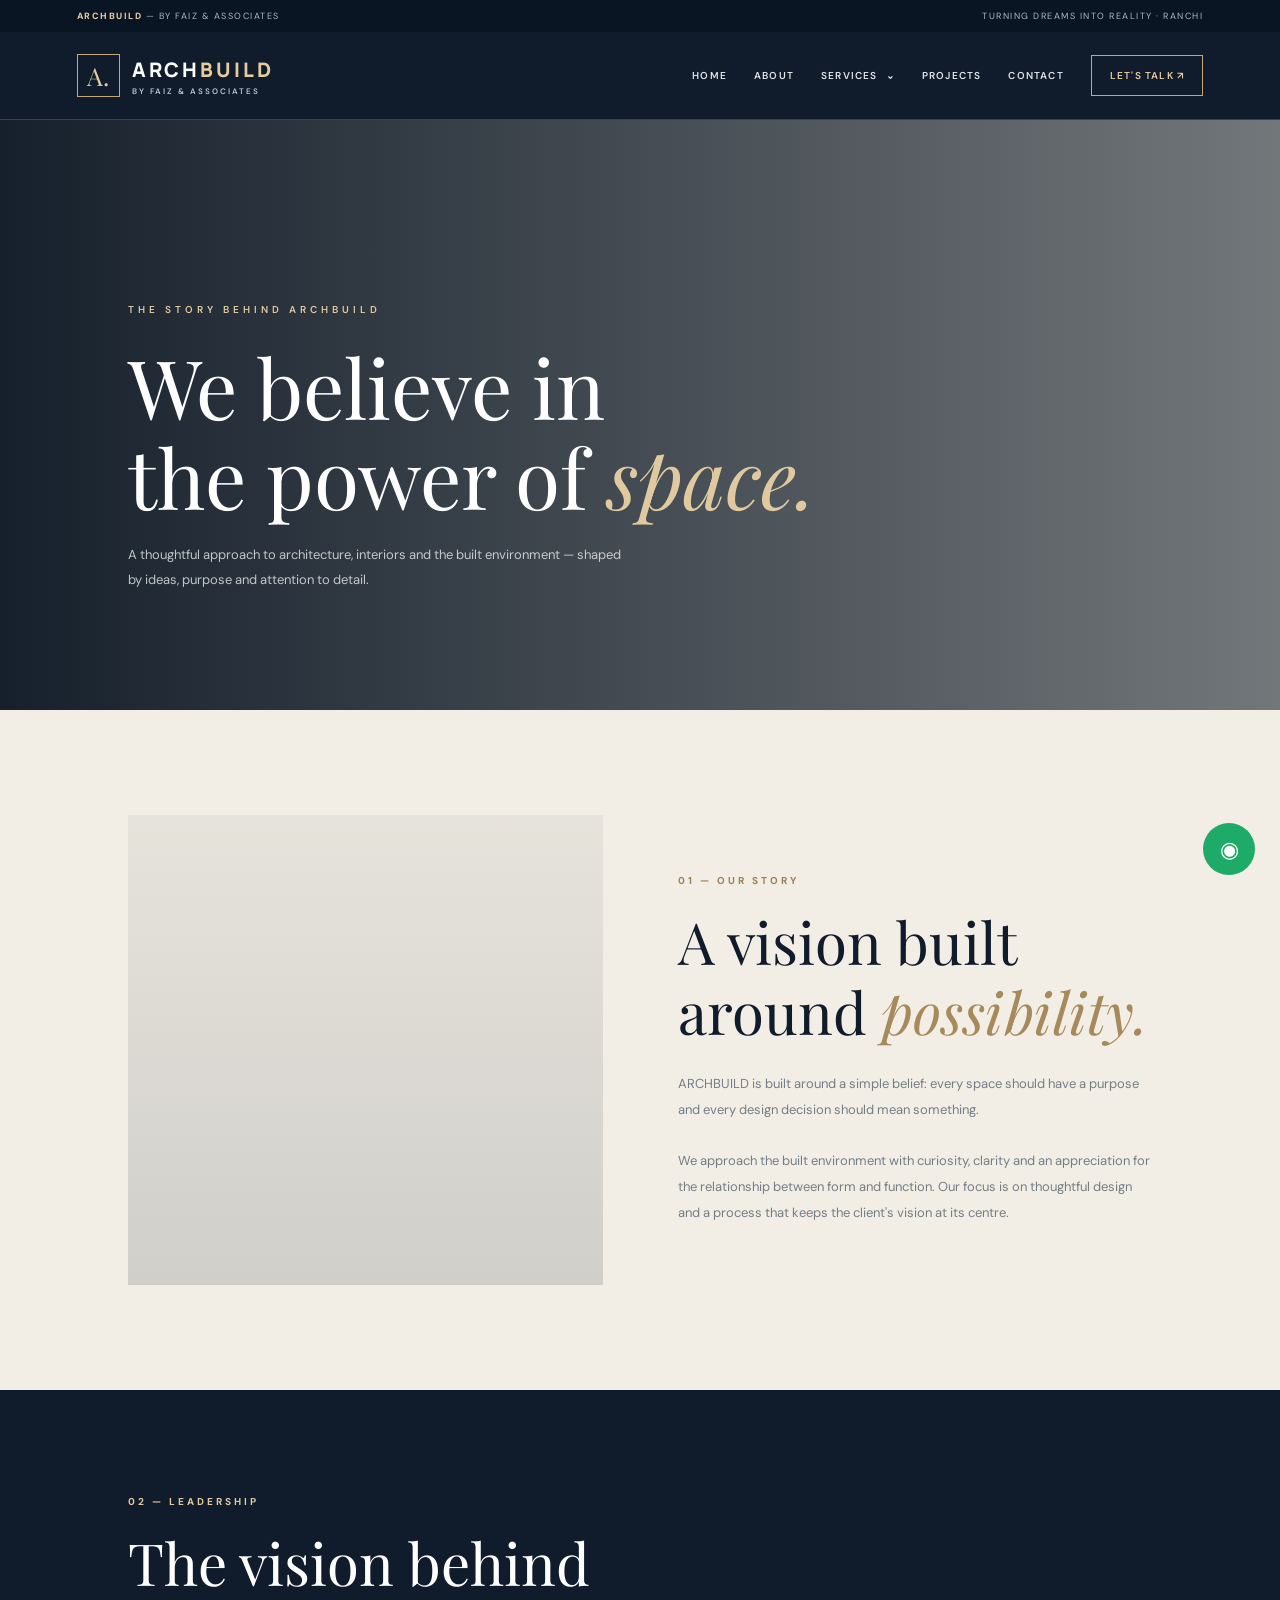
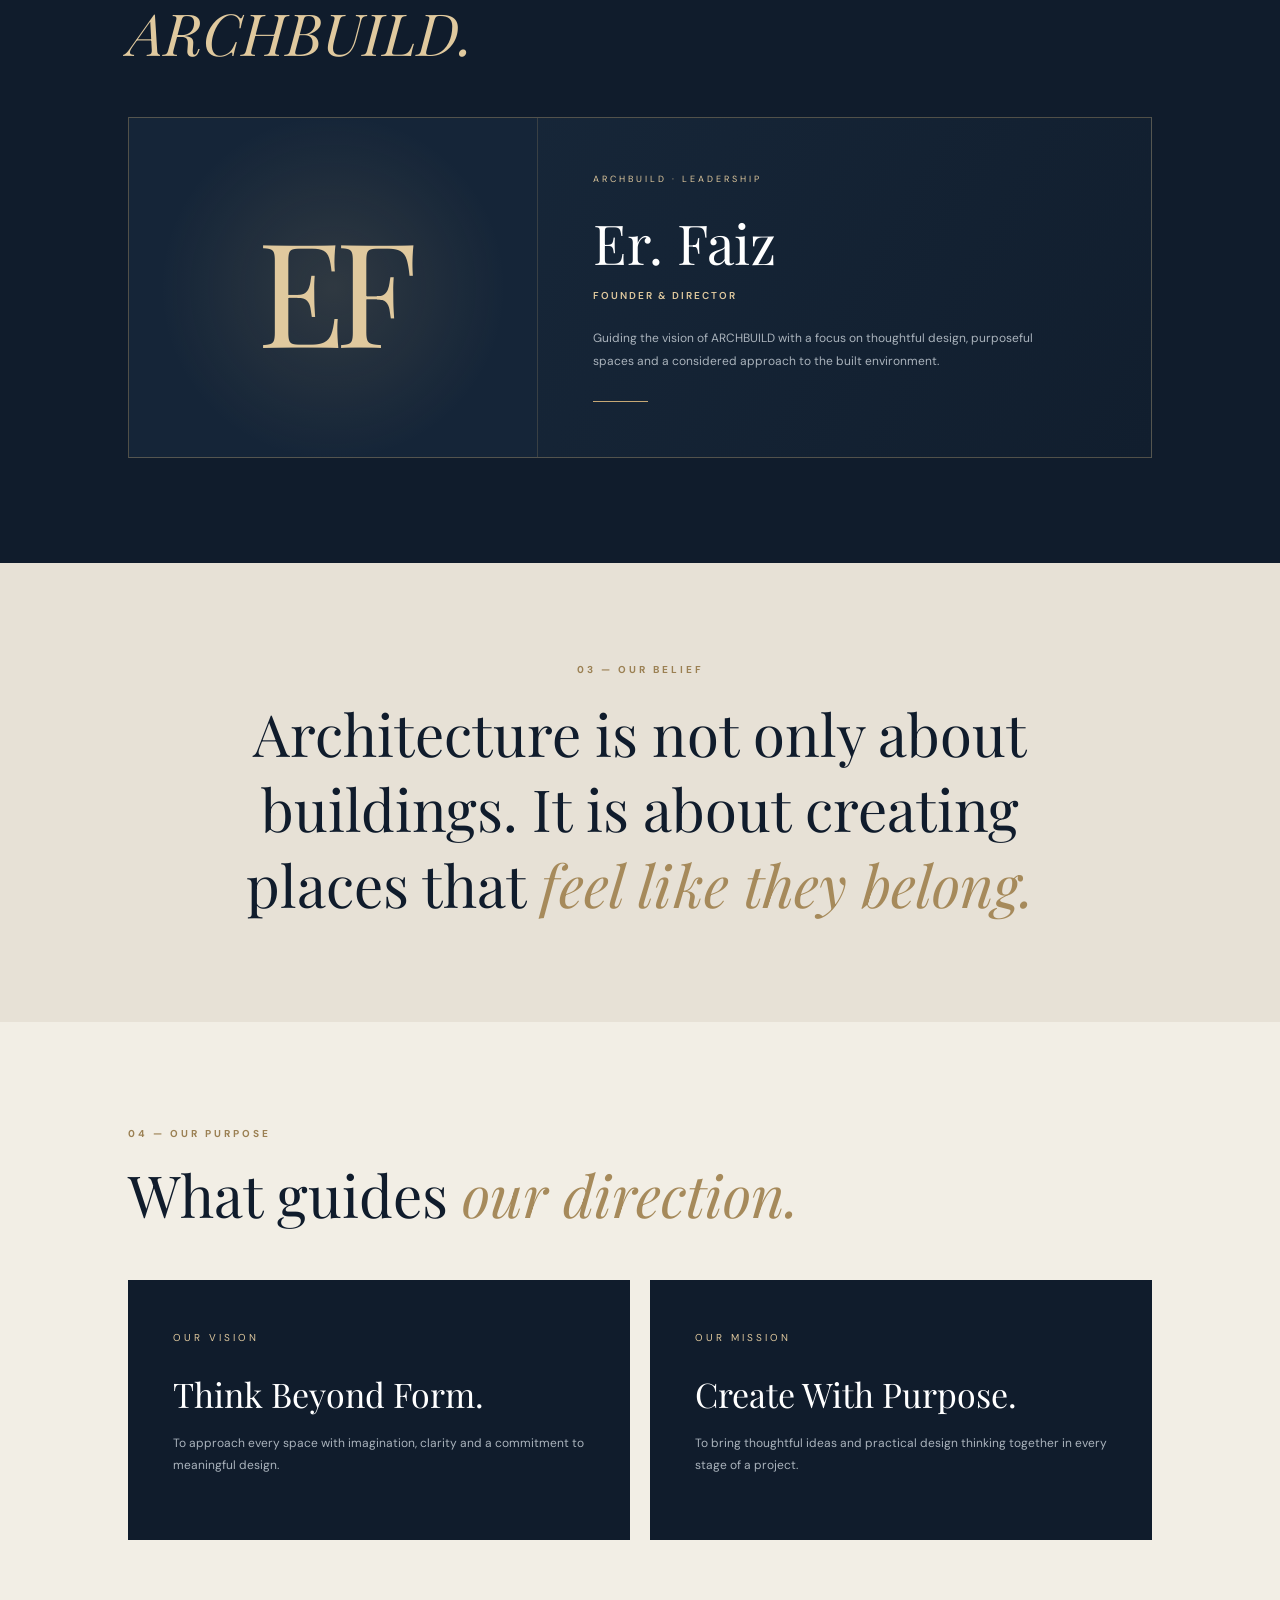
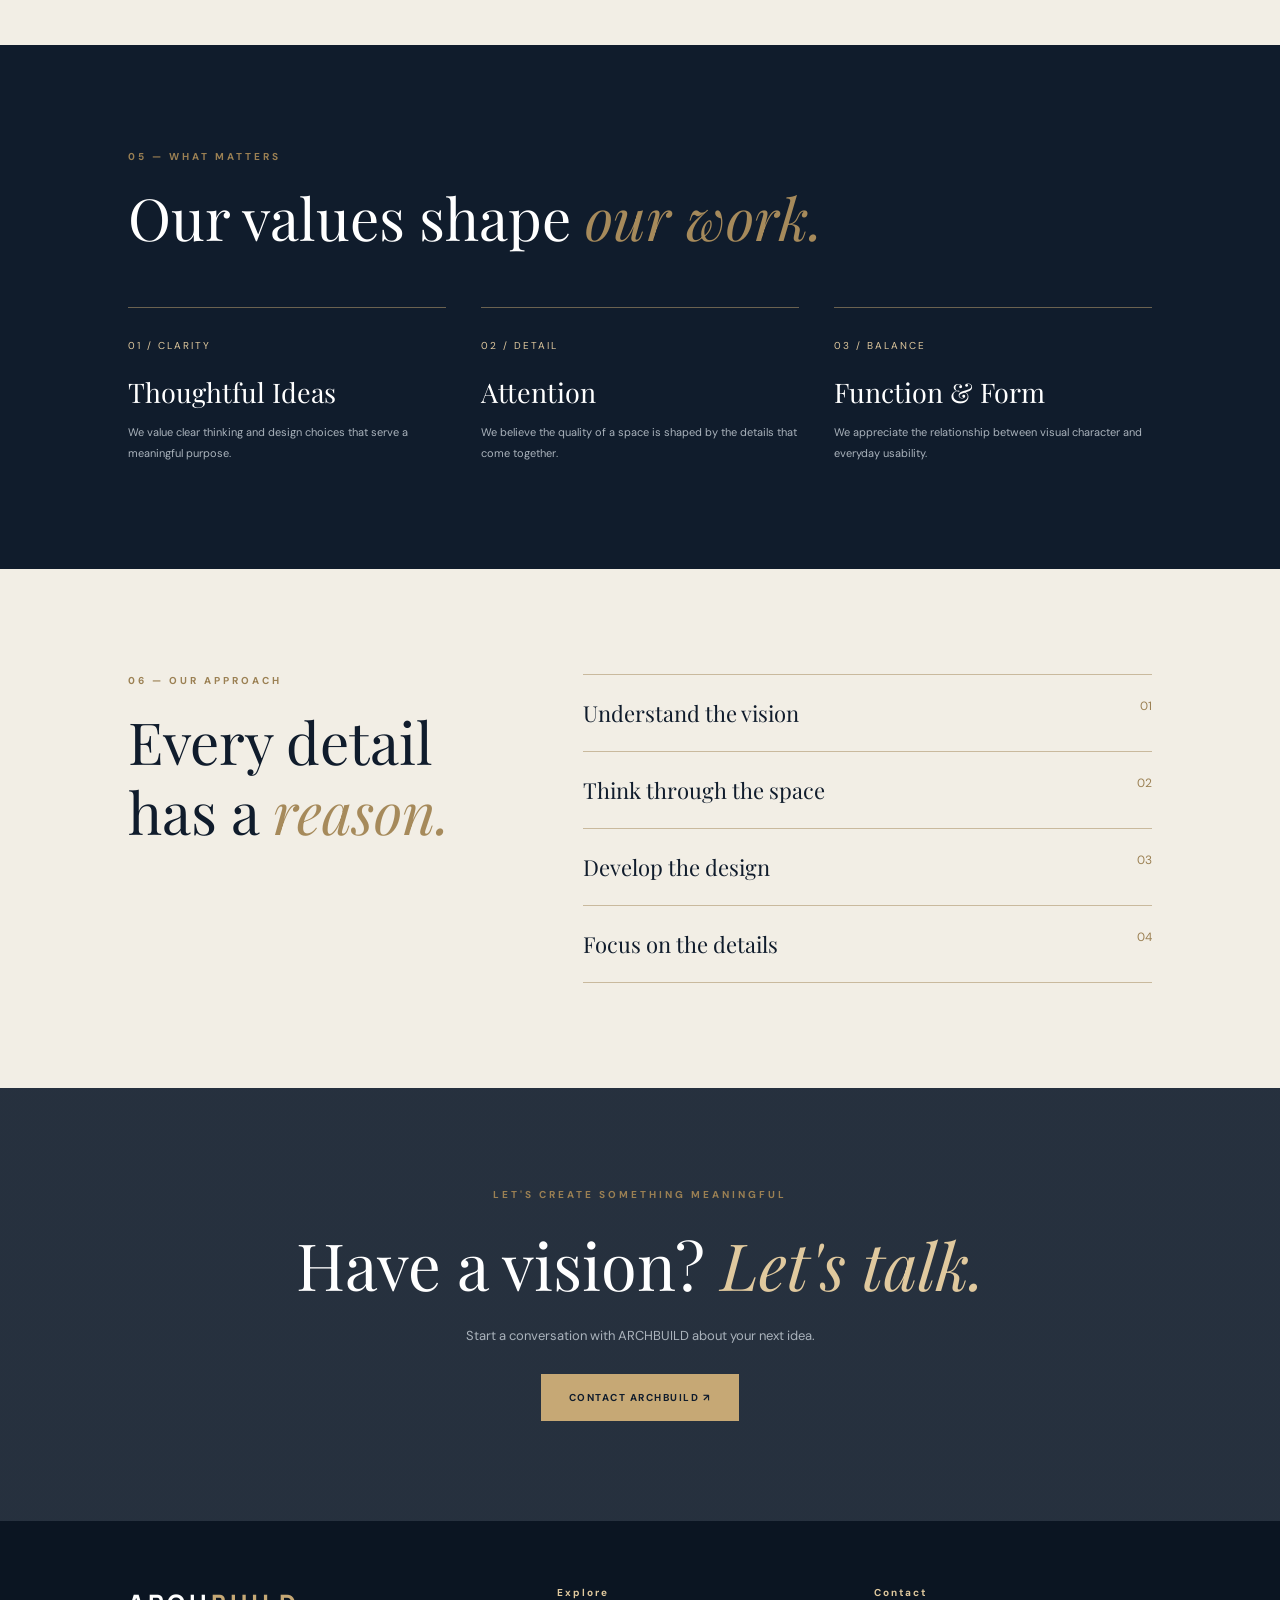
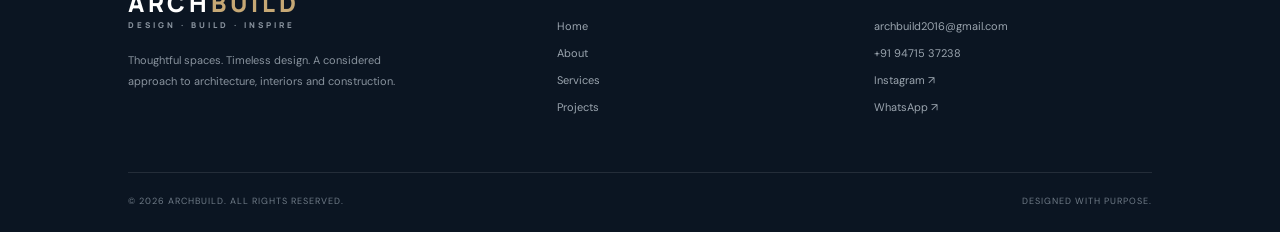
<file: about.html>
<!DOCTYPE html>
<html lang="en">
<head>
  <meta charset="UTF-8">
  <meta name="viewport" content="width=device-width, initial-scale=1.0">
  <meta name="theme-color" content="#101C2C">
  <meta name="description" content="Discover ARCHBUILD, our design philosophy, values and leadership.">
  <title>About Us | ARCHBUILD</title>

  <link rel="stylesheet" href="header.css">
  <link rel="preconnect" href="https://fonts.googleapis.com">
  <link rel="preconnect" href="https://fonts.gstatic.com" crossorigin>
  <link href="https://fonts.googleapis.com/css2?family=DM+Sans:wght@400;500;600;700&family=Manrope:wght@400;500;600;700;800&family=Playfair+Display:wght@400;500;600;700&display=swap" rel="stylesheet">

  <style>
    :root {
      --navy: #101C2C;
      --navy2: #172638;
      --gold: #C6A875;
      --gold2: #E0C99E;
      --ivory: #F2EEE5;
      --stone: #E4DED2;
      --muted: #AAB3BC;
    }

    * { margin: 0; padding: 0; box-sizing: border-box; }
    html { scroll-behavior: smooth; }
    body {
      background: var(--ivory);
      color: var(--navy);
      font-family: 'DM Sans', sans-serif;
      overflow-x: hidden;
    }
    a { text-decoration: none; color: inherit; }

    .about-hero {
      min-height: 590px;
      display: flex;
      align-items: center;
      padding: 150px 10% 85px;
      color: white;
      background:
        linear-gradient(90deg,rgba(10,21,34,.95),rgba(10,21,34,.55)),
        url('https://images.unsplash.com/photo-1600607687939-ce8a6c25118c?auto=format&fit=crop&w=2000&q=90') center/cover;
    }
    .hero-content { max-width: 760px; }
    .eyebrow {
      color: var(--gold2);
      font-size: 10px;
      font-weight: 600;
      letter-spacing: 4px;
      text-transform: uppercase;
      margin-bottom: 25px;
    }
    h1,h2,h3 { font-family: 'Playfair Display',serif; font-weight: 400; }
    .about-hero h1 {
      font-size: clamp(48px,7vw,82px);
      line-height: 1.1;
      margin-bottom: 22px;
    }
    .about-hero h1 em { color: var(--gold2); }
    .about-hero p {
      max-width: 500px;
      color: rgba(255,255,255,.72);
      line-height: 1.9;
      font-size: 13px;
    }

    .section { padding: 105px 10%; }
    .label {
      color: #9b8053;
      font-size: 10px;
      font-weight: 700;
      letter-spacing: 3px;
      text-transform: uppercase;
      margin-bottom: 20px;
    }
    .title {
      font-size: clamp(36px,5vw,58px);
      line-height: 1.2;
      max-width: 700px;
    }
    .title em { color: #a68a5b; }
    .description {
      color: #737e86;
      font-size: 13px;
      line-height: 2;
    }

    .story {
      display: grid;
      grid-template-columns: 1fr 1fr;
      align-items: center;
      gap: 75px;
    }
    .story-image {
      min-height: 470px;
      background:
        linear-gradient(rgba(16,28,44,.05),rgba(16,28,44,.15)),
        url('https://images.unsplash.com/photo-1600210492486-724fe5c67fb0?auto=format&fit=crop&w=1100&q=85') center/cover;
    }
    .story-content p { margin-top: 25px; }

    .leadership {
      background: var(--navy);
      color: white;
      padding: 105px 10%;
    }
    .leadership-top {
      display: flex;
      justify-content: space-between;
      align-items: end;
      gap: 30px;
      margin-bottom: 50px;
    }
    .leadership .label { color: var(--gold2); }
    .leadership .title { color: white; }
    .leadership .title em { color: var(--gold2); }

    .leader-card {
      display: grid;
      grid-template-columns: .8fr 1.2fr;
      border: 1px solid rgba(198,168,117,.35);
      background: linear-gradient(120deg,#192a3d,#111e2e);
      min-height: 330px;
    }
    .leader-monogram {
      display: flex;
      align-items: center;
      justify-content: center;
      min-height: 330px;
      background:
        radial-gradient(circle at center,rgba(198,168,117,.15),transparent 65%),
        #152538;
      border-right: 1px solid rgba(198,168,117,.2);
    }
    .leader-monogram span {
      font-family: 'Playfair Display',serif;
      font-size: clamp(80px,12vw,145px);
      color: var(--gold2);
      letter-spacing: -10px;
    }
    .leader-info {
      padding: 55px;
      display: flex;
      flex-direction: column;
      justify-content: center;
    }
    .leader-kicker {
      color: var(--gold2);
      font-size: 9px;
      letter-spacing: 3px;
      text-transform: uppercase;
      margin-bottom: 20px;
    }
    .leader-info h3 {
      font-size: clamp(36px,5vw,55px);
      margin-bottom: 10px;
    }
    .leader-role {
      color: var(--gold2);
      font-size: 10px;
      font-weight: 600;
      letter-spacing: 2px;
      text-transform: uppercase;
      margin-bottom: 25px;
    }
    .leader-info p {
      max-width: 480px;
      color: #aab3bc;
      font-size: 12px;
      line-height: 1.9;
    }
    .leader-line {
      width: 55px;
      height: 1px;
      background: var(--gold);
      margin-top: 28px;
    }

    .statement {
      background: #e7e1d6;
      text-align: center;
      padding: 100px 12%;
    }
    .statement h2 {
      font-size: clamp(34px,5vw,58px);
      line-height: 1.3;
      max-width: 900px;
      margin: auto;
    }
    .statement h2 em { color: #a68a5b; }

    .purpose-grid {
      display: grid;
      grid-template-columns: 1fr 1fr;
      gap: 20px;
      margin-top: 50px;
    }
    .purpose-card {
      padding: 45px;
      background: var(--navy);
      color: white;
      min-height: 260px;
    }
    .purpose-card span {
      color: var(--gold2);
      font-size: 10px;
      letter-spacing: 3px;
      text-transform: uppercase;
    }
    .purpose-card h3 { font-size: 34px; margin: 25px 0 15px; }
    .purpose-card p { color: #aab3bc; font-size: 12px; line-height: 1.9; }

    .values { background: var(--navy); color: white; }
    .values .title { color: white; }
    .values-grid {
      display: grid;
      grid-template-columns: repeat(3,1fr);
      gap: 35px;
      margin-top: 55px;
    }
    .value-item {
      border-top: 1px solid rgba(198,168,117,.5);
      padding-top: 25px;
    }
    .value-item span { color: var(--gold2); font-size: 10px; letter-spacing: 2px; }
    .value-item h3 { font-size: 27px; margin: 20px 0 12px; }
    .value-item p { color: #aab3bc; font-size: 11px; line-height: 1.9; }

    .approach-grid {
      display: grid;
      grid-template-columns: .8fr 1.2fr;
      gap: 75px;
      align-items: start;
    }
    .approach-list { border-top: 1px solid #c9b99d; }
    .approach-item {
      padding: 23px 0;
      border-bottom: 1px solid #c9b99d;
      display: flex;
      justify-content: space-between;
      gap: 20px;
    }
    .approach-item strong {
      font-family: 'Playfair Display',serif;
      font-size: 22px;
      font-weight: 400;
    }
    .approach-item span { color: #9b8053; font-size: 12px; }

    .cta {
      background:
        linear-gradient(rgba(16,28,44,.9),rgba(16,28,44,.9)),
        url('https://images.unsplash.com/photo-1600607687920-4e2a09cf159d?auto=format&fit=crop&w=1800&q=85') center/cover;
      text-align: center;
      color: white;
      padding: 100px 10%;
    }
    .cta h2 { font-size: clamp(38px,6vw,65px); margin-bottom: 20px; }
    .cta h2 em { color: var(--gold2); }
    .cta p { color: #aab3bc; font-size: 13px; margin-bottom: 30px; }
    .btn-gold {
      display: inline-block;
      padding: 17px 28px;
      background: var(--gold);
      color: var(--navy);
      font-size: 10px;
      font-weight: 700;
      letter-spacing: 1.5px;
      text-transform: uppercase;
    }

    footer {
      background: #0b1522;
      color: white;
      padding: 65px 10% 25px;
    }
    .footer-grid {
      display: grid;
      grid-template-columns: 1.4fr 1fr 1fr;
      gap: 40px;
      padding-bottom: 45px;
    }
    .footer-logo {
      font-family: 'Manrope',sans-serif;
      font-size: 24px;
      font-weight: 800;
      letter-spacing: 4px;
    }
    .footer-logo span { color: var(--gold); }
    .footer-logo small {
      display: block;
      color: #89939e;
      font-size: 8px;
      letter-spacing: 3px;
    }
    .footer-brand p {
      max-width: 270px;
      color: #89939e;
      font-size: 11px;
      line-height: 1.9;
      margin-top: 20px;
    }
    .footer-col h4 {
      color: var(--gold2);
      font-size: 10px;
      letter-spacing: 2px;
      margin-bottom: 20px;
    }
    .footer-col a {
      display: block;
      color: #9ba5af;
      font-size: 11px;
      margin-bottom: 13px;
    }
    .footer-col a:hover { color: var(--gold2); }
    .footer-bottom {
      border-top: 1px solid rgba(255,255,255,.1);
      padding-top: 22px;
      display: flex;
      justify-content: space-between;
      gap: 20px;
      color: #6f7b87;
      font-size: 9px;
      letter-spacing: 1px;
    }

    .whatsapp {
      position: fixed;
      right: 25px;
      bottom: 25px;
      z-index: 90;
      width: 52px;
      height: 52px;
      border-radius: 50%;
      background: #1eaa68;
      color: white;
      display: grid;
      place-items: center;
      font-size: 22px;
    }

    .reveal { opacity: 0; transform: translateY(25px); transition: .8s; }
    .reveal.visible { opacity: 1; transform: translateY(0); }

    @media(max-width:800px) {
      .section,.leadership { padding: 80px 7%; }
      .about-hero { padding: 150px 7% 80px; min-height: 520px; }
      .story,.approach-grid { grid-template-columns: 1fr; gap: 35px; }
      .story-image { min-height: 330px; }
      .leadership-top { display: block; }
      .leader-card { grid-template-columns: 1fr; }
      .leader-monogram { min-height: 210px; border-right: 0; border-bottom: 1px solid rgba(198,168,117,.2); }
      .leader-info { padding: 35px; }
      .values-grid { grid-template-columns: 1fr 1fr; }
      .footer-grid { grid-template-columns: 1fr 1fr; }
    }
    @media(max-width:520px) {
      .purpose-grid,.values-grid,.footer-grid { grid-template-columns: 1fr; }
      .statement { padding: 75px 7%; }
      .purpose-card { padding: 32px; }
      .footer-bottom { flex-direction: column; }
    }
  </style>
</head>

<body>

  <div id="archbuild-header"></div>

  <main>
    <section class="about-hero">
      <div class="hero-content">
        <div class="eyebrow">The Story Behind ARCHBUILD</div>
        <h1>We believe in<br>the power of <em>space.</em></h1>
        <p>
          A thoughtful approach to architecture, interiors and the built environment — shaped by ideas, purpose and attention to detail.
        </p>
      </div>
    </section>

    <section class="section story" id="story">
      <div class="story-image reveal"></div>
      <div class="story-content reveal">
        <div class="label">01 — Our Story</div>
        <h2 class="title">A vision built around <em>possibility.</em></h2>
        <p class="description">
          ARCHBUILD is built around a simple belief: every space should have a purpose and every design decision should mean something.
        </p>
        <p class="description">
          We approach the built environment with curiosity, clarity and an appreciation for the relationship between form and function. Our focus is on thoughtful design and a process that keeps the client's vision at its centre.
        </p>
      </div>
    </section>

    <section class="leadership">
      <div class="leadership-top reveal">
        <div>
          <div class="label">02 — Leadership</div>
          <h2 class="title">The vision behind <em>ARCHBUILD.</em></h2>
        </div>
      </div>

      <div class="leader-card reveal">
        <div class="leader-monogram">
          <span>EF</span>
        </div>
        <div class="leader-info">
          <div class="leader-kicker">ARCHBUILD · LEADERSHIP</div>
          <h3>Er. Faiz</h3>
          <div class="leader-role">Founder &amp; Director</div>
          <p>
            Guiding the vision of ARCHBUILD with a focus on thoughtful design, purposeful spaces and a considered approach to the built environment.
          </p>
          <div class="leader-line"></div>
        </div>
      </div>
    </section>

    <section class="statement">
      <div class="label">03 — Our Belief</div>
      <h2>Architecture is not only about buildings. It is about creating places that <em>feel like they belong.</em></h2>
    </section>

    <section class="section">
      <div class="label">04 — Our Purpose</div>
      <h2 class="title">What guides <em>our direction.</em></h2>

      <div class="purpose-grid">
        <div class="purpose-card reveal">
          <span>OUR VISION</span>
          <h3>Think Beyond Form.</h3>
          <p>
            To approach every space with imagination, clarity and a commitment to meaningful design.
          </p>
        </div>
        <div class="purpose-card reveal">
          <span>OUR MISSION</span>
          <h3>Create With Purpose.</h3>
          <p>
            To bring thoughtful ideas and practical design thinking together in every stage of a project.
          </p>
        </div>
      </div>
    </section>

    <section class="section values" id="values">
      <div class="label">05 — What Matters</div>
      <h2 class="title">Our values shape <em>our work.</em></h2>

      <div class="values-grid">
        <div class="value-item reveal">
          <span>01 / CLARITY</span>
          <h3>Thoughtful Ideas</h3>
          <p>We value clear thinking and design choices that serve a meaningful purpose.</p>
        </div>
        <div class="value-item reveal">
          <span>02 / DETAIL</span>
          <h3>Attention</h3>
          <p>We believe the quality of a space is shaped by the details that come together.</p>
        </div>
        <div class="value-item reveal">
          <span>03 / BALANCE</span>
          <h3>Function & Form</h3>
          <p>We appreciate the relationship between visual character and everyday usability.</p>
        </div>
      </div>
    </section>

    <section class="section">
      <div class="approach-grid">
        <div class="reveal">
          <div class="label">06 — Our Approach</div>
          <h2 class="title">Every detail has a <em>reason.</em></h2>
        </div>

        <div class="approach-list reveal">
          <div class="approach-item">
            <strong>Understand the vision</strong>
            <span>01</span>
          </div>
          <div class="approach-item">
            <strong>Think through the space</strong>
            <span>02</span>
          </div>
          <div class="approach-item">
            <strong>Develop the design</strong>
            <span>03</span>
          </div>
          <div class="approach-item">
            <strong>Focus on the details</strong>
            <span>04</span>
          </div>
        </div>
      </div>
    </section>

    <section class="cta reveal">
      <div class="label">Let's Create Something Meaningful</div>
      <h2>Have a vision? <em>Let's talk.</em></h2>
      <p>Start a conversation with ARCHBUILD about your next idea.</p>
      <a href="contact.html" class="btn-gold">Contact ARCHBUILD ↗</a>
    </section>
  </main>

  <footer>
    <div class="footer-grid">
      <div class="footer-brand">
        <a href="index.html" class="footer-logo">ARCH<span>BUILD</span><small>DESIGN · BUILD · INSPIRE</small></a>
        <p>Thoughtful spaces. Timeless design. A considered approach to architecture, interiors and construction.</p>
      </div>

      <div class="footer-col">
        <h4>Explore</h4>
        <a href="index.html">Home</a>
        <a href="about.html">About</a>
        <a href="services.html">Services</a>
        <a href="projects.html">Projects</a>
      </div>

      <div class="footer-col">
        <h4>Contact</h4>
        <a href="mailto:archbuild2016@gmail.com">archbuild2016@gmail.com</a>
        <a href="tel:+919471537238">+91 94715 37238</a>
        <a href="https://www.instagram.com/archbuild2016/" target="_blank" rel="noopener">Instagram ↗</a>
        <a href="https://wa.me/919471537238" target="_blank" rel="noopener">WhatsApp ↗</a>
      </div>
    </div>

    <div class="footer-bottom">
      <span>© <span id="year"></span> ARCHBUILD. ALL RIGHTS RESERVED.</span>
      <span>DESIGNED WITH PURPOSE.</span>
    </div>
  </footer>

  <a class="whatsapp" href="https://wa.me/919471537238" target="_blank" rel="noopener" aria-label="Chat on WhatsApp">◉</a>

  <script src="header.js"></script>
  <script>
    document.getElementById('year').textContent = new Date().getFullYear();

    const observer = new IntersectionObserver(entries => {
      entries.forEach(entry => {
        if (entry.isIntersecting) {
          entry.target.classList.add('visible');
          observer.unobserve(entry.target);
        }
      });
    }, { threshold: 0.12 });

    document.querySelectorAll('.reveal').forEach(element => observer.observe(element));
  </script>
</body>
</html>
</file>
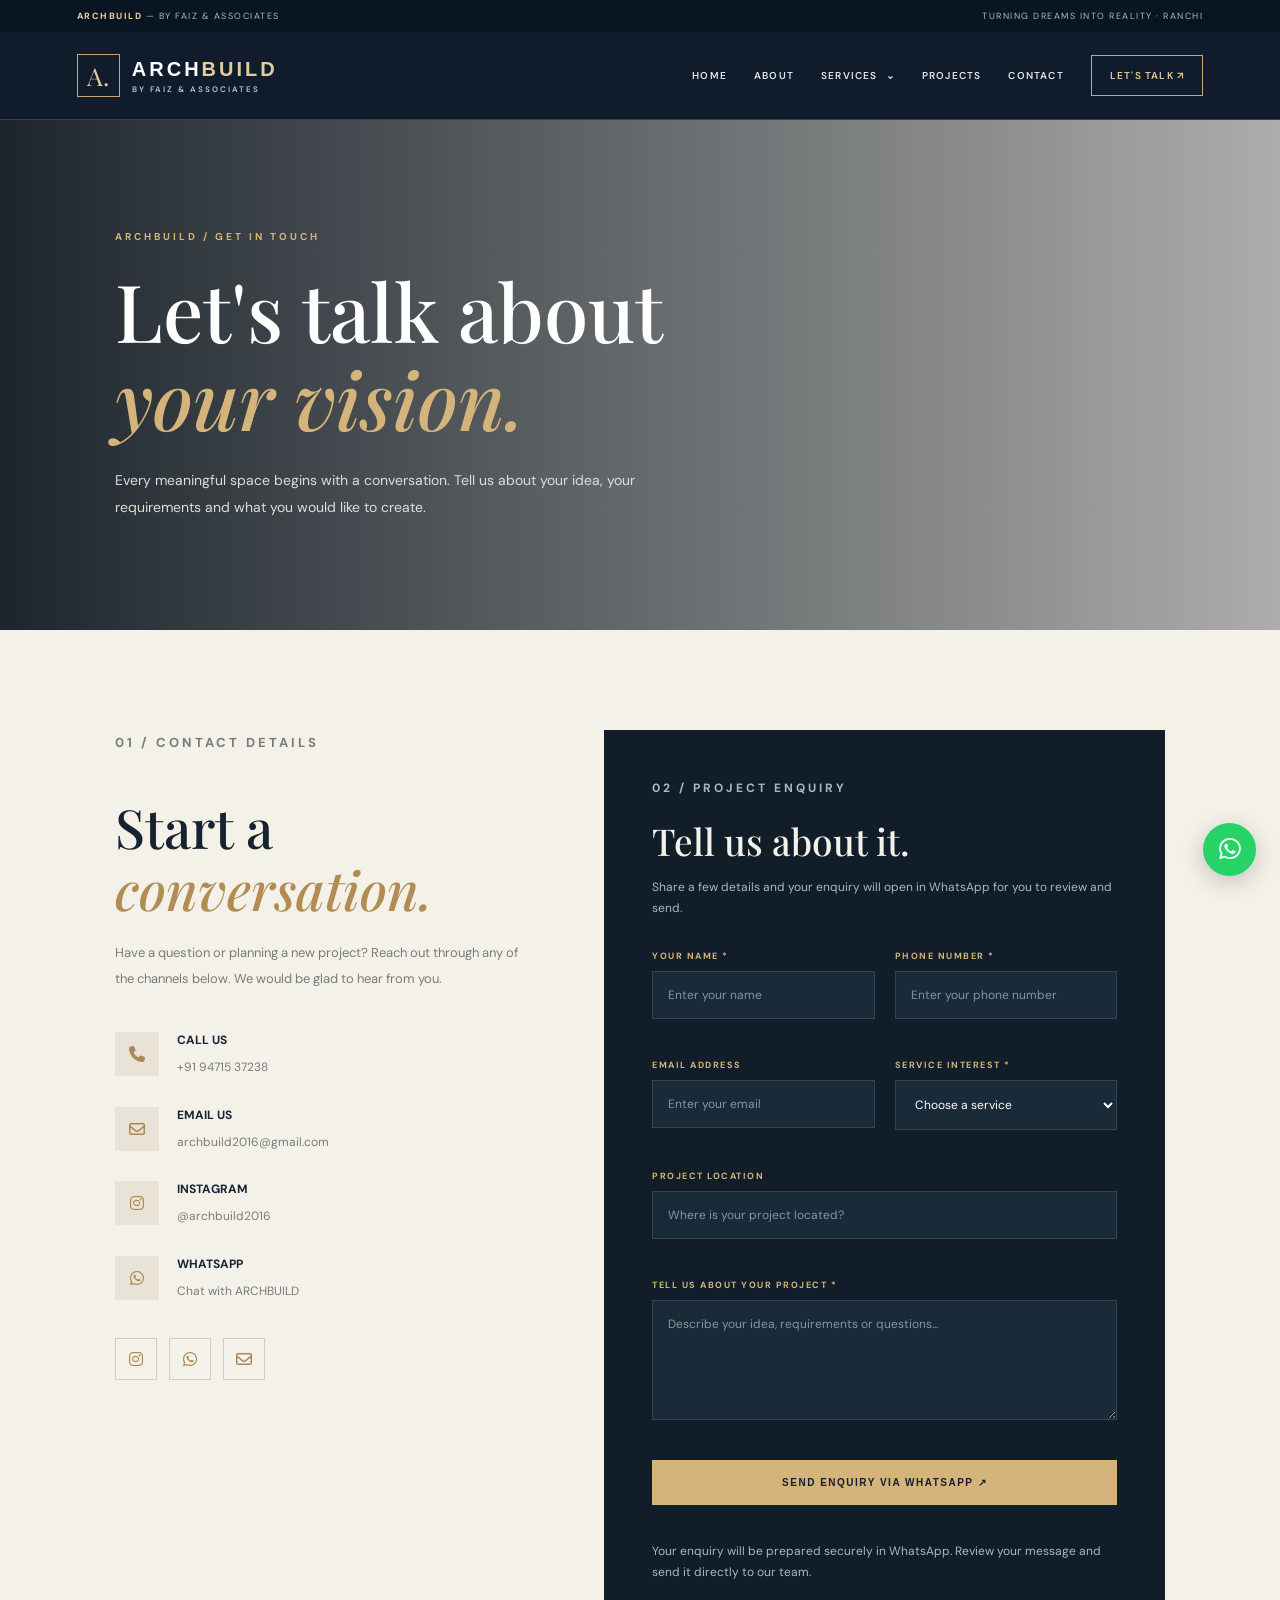
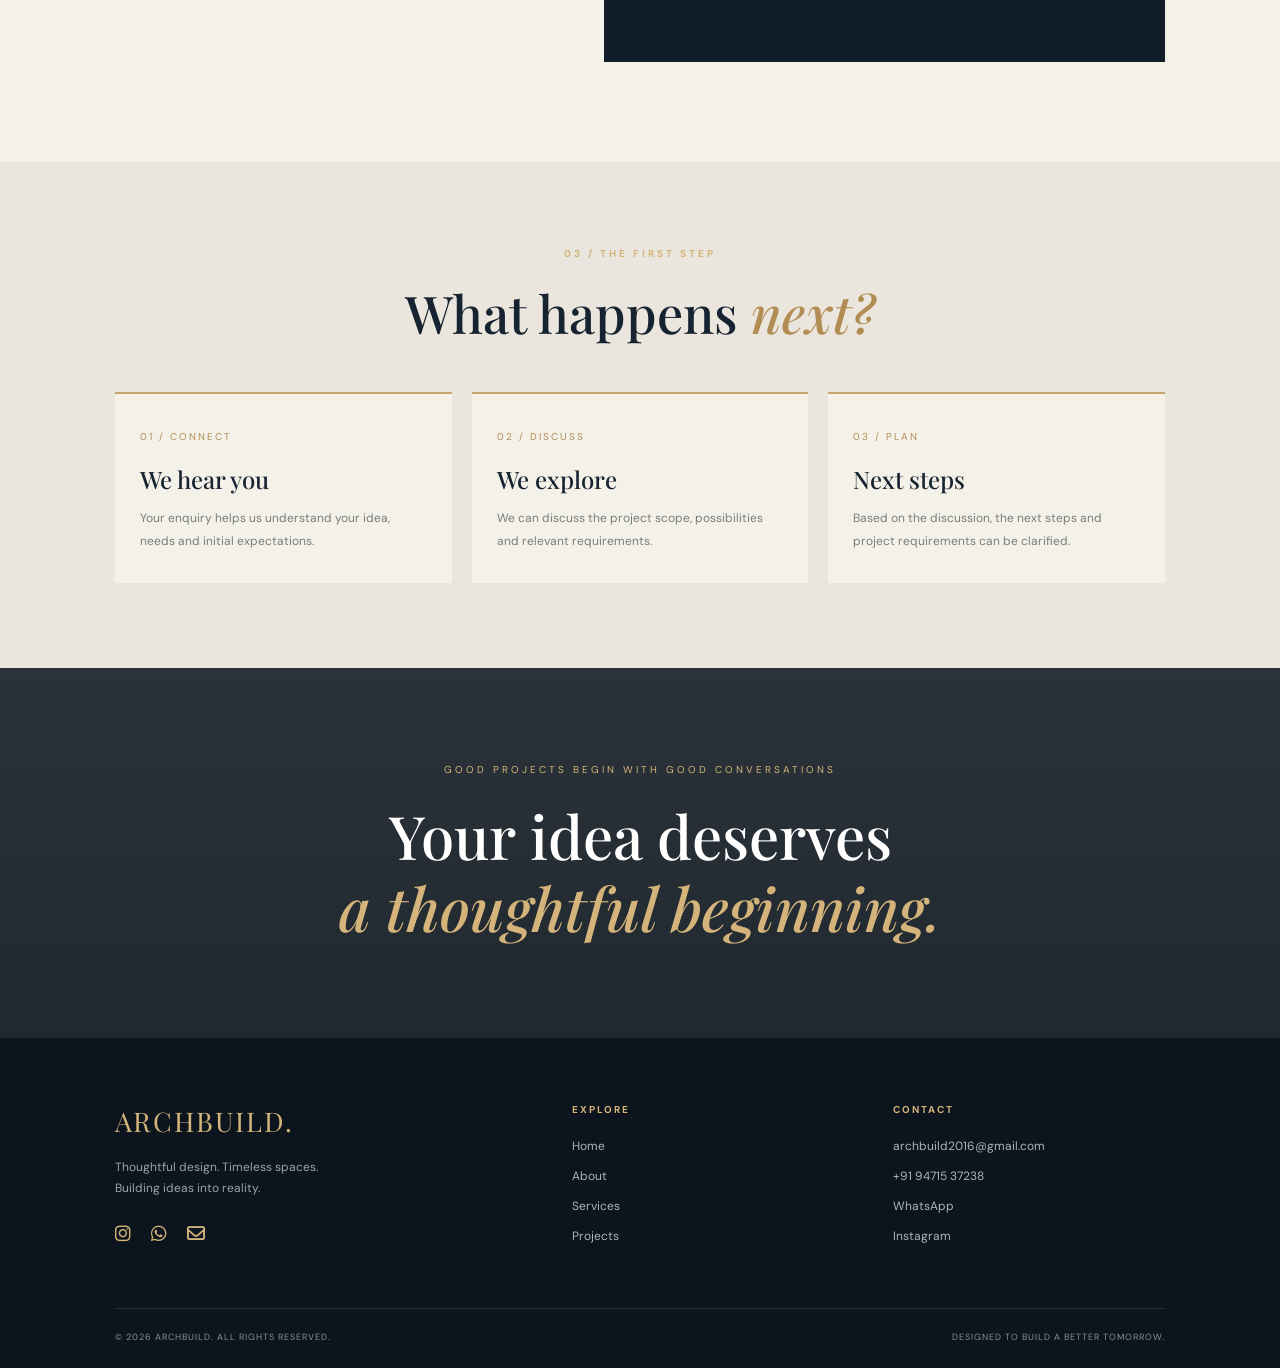
<file: contact.html>
<!DOCTYPE html>
<html lang="en">
<head>
<meta charset="UTF-8">
<meta name="viewport" content="width=device-width, initial-scale=1.0">
<meta name="description" content="Contact ARCHBUILD to discuss your architecture, interior design and construction requirements.">
<title>Contact | ARCHBUILD</title>

<link rel="stylesheet" href="header.css">
<link rel="preconnect" href="https://fonts.googleapis.com">
<link rel="preconnect" href="https://fonts.gstatic.com" crossorigin>
<link href="https://fonts.googleapis.com/css2?family=DM+Sans:wght@400;500;600;700&family=Playfair+Display:ital,wght@0,500;0,600;0,700;1,500&display=swap" rel="stylesheet">
<link rel="stylesheet" href="https://cdnjs.cloudflare.com/ajax/libs/font-awesome/6.5.0/css/all.min.css">

<style>
*{margin:0;padding:0;box-sizing:border-box}
html{scroll-behavior:smooth}
body{background:#f4f1e9;color:#172331;font-family:'DM Sans',sans-serif}
a{text-decoration:none}
h1,h2,h3{font-family:'Playfair Display',serif;font-weight:500}

.hero{
min-height:510px;display:flex;align-items:center;padding:100px 9%;color:white;
background:linear-gradient(90deg,rgba(8,17,26,.91),rgba(8,17,26,.3)),
url('https://images.unsplash.com/photo-1600607687939-ce8a6c25118c?auto=format&fit=crop&w=1900&q=85') center/cover;
}
.hero-content{max-width:760px}
.eyebrow,.label{color:#d4b47a;font-size:10px;letter-spacing:3px;font-weight:700;margin-bottom:23px}
.hero h1{font-size:clamp(48px,7vw,80px);line-height:1.1;margin-bottom:25px}
.hero h1 em{color:#d4b47a}
.hero p:not(.eyebrow){max-width:550px;color:#deded9;font-size:14px;line-height:1.9}

.contact-section{padding:100px 9%;display:grid;grid-template-columns:.85fr 1.15fr;gap:75px}
.contact-info h2{font-size:clamp(38px,5vw,54px);line-height:1.15;margin-bottom:20px}
.contact-info h2 em{color:#b18d53}
.contact-info>p{font-size:13px;color:#777d7c;line-height:2;margin-bottom:40px}
.info-item{display:flex;gap:18px;align-items:flex-start;margin-bottom:28px}
.info-icon{width:44px;height:44px;flex-shrink:0;background:#e8e2d7;display:grid;place-items:center;color:#a98955;font-size:16px}
.info-item h3{font-family:'DM Sans',sans-serif;font-size:12px;font-weight:700;margin-bottom:7px}
.info-item a,.info-item span{font-size:12px;color:#777d7c;line-height:1.8;overflow-wrap:anywhere}
.info-item a:hover{color:#a98955}
.social-row{display:flex;gap:12px;margin-top:35px}
.social-row a{width:42px;height:42px;display:grid;place-items:center;border:1px solid #d5cdbf;color:#a98955;transition:.3s}
.social-row a:hover{background:#172331;color:white;border-color:#172331}

.form-panel{background:#111e2a;color:#f4f1e9;padding:48px}
.form-panel .label{margin-bottom:16px}
.form-panel h2{font-size:37px;margin-bottom:12px}
.form-panel>p{color:#aeb7bd;font-size:12px;line-height:1.8;margin-bottom:30px}
.form-grid{display:grid;grid-template-columns:1fr 1fr;gap:20px}
.field{display:flex;flex-direction:column;gap:9px;margin-bottom:20px}
.field.full{grid-column:span 2}
.field label{font-size:9px;color:#d4b47a;letter-spacing:1.5px;font-weight:700}
.field input,.field select,.field textarea{
width:100%;background:#192a38;border:1px solid #334451;padding:15px;color:white;
font-family:'DM Sans',sans-serif;font-size:12px;outline:none;border-radius:0;
}
.field input:focus,.field select:focus,.field textarea:focus{border-color:#d4b47a}
.field input::placeholder,.field textarea::placeholder{color:#89959b}
.field select option{background:#192a38;color:white}
.field textarea{min-height:120px;resize:vertical}
.submit-btn{width:100%;padding:17px;border:0;background:#d4b47a;color:#14202c;font-size:10px;font-weight:700;letter-spacing:1.5px;cursor:pointer;transition:.3s}
.submit-btn:hover{background:#f0dfbd}
.form-note{font-size:10px;color:#89959b;line-height:1.7;margin-top:16px}

.expect{padding:85px 9%;background:#eae6dd}
.expect-heading{text-align:center;margin-bottom:45px}
.expect-heading .label{margin-bottom:18px}
.expect-heading h2{font-size:clamp(36px,5vw,52px)}
.expect-heading h2 em{color:#b18d53}
.expect-grid{display:grid;grid-template-columns:repeat(3,1fr);gap:20px}
.expect-card{padding:30px 25px;border-top:2px solid #c5a46d;background:#f4f1e9}
.expect-card span{font-size:10px;letter-spacing:2px;color:#b18d53}
.expect-card h3{font-size:24px;margin:18px 0 12px}
.expect-card p{font-size:12px;line-height:1.9;color:#777d7c}

.cta{padding:95px 8%;text-align:center;color:white;background:linear-gradient(rgba(10,19,28,.86),rgba(10,19,28,.9)),url('https://images.unsplash.com/photo-1600607687920-4e2a09cf159d?auto=format&fit=crop&w=1800&q=85') center/cover}
.cta p{font-size:10px;letter-spacing:3px;color:#d4b47a;margin-bottom:23px}
.cta h2{font-size:clamp(38px,6vw,60px);line-height:1.2}
.cta h2 em{color:#d4b47a}

.footer{background:#0c151e;color:#eee9df;padding:65px 9% 25px}
.footer-main{display:grid;grid-template-columns:1.5fr 1fr 1fr;gap:50px;padding-bottom:50px}
.footer-logo{color:#d4b47a;font-family:'Playfair Display',serif;font-size:27px;letter-spacing:2px}
.footer p{color:#9ba4a9;font-size:12px;margin-top:18px;line-height:1.8}
.footer-column h4{color:#d4b47a;font-size:10px;letter-spacing:2px;margin-bottom:22px}
.footer-column a{display:block;color:#aeb5b8;font-size:12px;margin-bottom:14px}
.footer-column a:hover{color:#d4b47a}
.social-links{display:flex;gap:20px;margin-top:22px}
.social-links a{color:#d4b47a;font-size:18px}
.footer-bottom{border-top:1px solid rgba(255,255,255,.12);padding-top:22px;display:flex;justify-content:space-between;gap:15px;color:#899198;font-size:9px;letter-spacing:1px}
.whatsapp-float{position:fixed;right:24px;bottom:24px;z-index:900;width:53px;height:53px;display:grid;place-items:center;background:#25d366;color:white;border-radius:50%;font-size:25px;box-shadow:0 6px 25px rgba(0,0,0,.2)}

@media(max-width:850px){
.contact-section{grid-template-columns:1fr;gap:45px;padding:75px 7%}
.form-panel{padding:35px 25px}
.expect{padding:70px 7%}
.expect-grid{grid-template-columns:1fr}
.footer-main{grid-template-columns:1fr;gap:35px}
.footer-bottom{flex-direction:column;line-height:1.8}
}
@media(max-width:550px){
.hero{min-height:440px;padding:75px 7%}
.form-grid{grid-template-columns:1fr}
.field.full{grid-column:span 1}
.form-panel h2{font-size:31px}
}
</style>
</head>

<body>

<div id="archbuild-header"></div>

<main>

<section class="hero">
<div class="hero-content">
<p class="eyebrow">ARCHBUILD / GET IN TOUCH</p>
<h1>Let's talk about<br><em>your vision.</em></h1>
<p>
Every meaningful space begins with a conversation.
Tell us about your idea, your requirements and what
you would like to create.
</p>
</div>
</section>

<section class="contact-section">

<div class="contact-info">
<p class="label">01 / CONTACT DETAILS</p>
<h2>Start a<br><em>conversation.</em></h2>
<p>
Have a question or planning a new project?
Reach out through any of the channels below.
We would be glad to hear from you.
</p>

<div class="info-item">
<div class="info-icon"><i class="fas fa-phone"></i></div>
<div>
<h3>CALL US</h3>
<a href="tel:+919471537238">+91 94715 37238</a>
</div>
</div>

<div class="info-item">
<div class="info-icon"><i class="far fa-envelope"></i></div>
<div>
<h3>EMAIL US</h3>
<a href="mailto:archbuild2016@gmail.com">archbuild2016@gmail.com</a>
</div>
</div>

<div class="info-item">
<div class="info-icon"><i class="fab fa-instagram"></i></div>
<div>
<h3>INSTAGRAM</h3>
<a href="https://www.instagram.com/archbuild2016/" target="_blank" rel="noopener">@archbuild2016</a>
</div>
</div>

<div class="info-item">
<div class="info-icon"><i class="fab fa-whatsapp"></i></div>
<div>
<h3>WHATSAPP</h3>
<a href="https://wa.me/919471537238" target="_blank" rel="noopener">Chat with ARCHBUILD</a>
</div>
</div>

<div class="social-row">
<a href="https://www.instagram.com/archbuild2016/" target="_blank" rel="noopener" aria-label="Instagram"><i class="fab fa-instagram"></i></a>
<a href="https://wa.me/919471537238" target="_blank" rel="noopener" aria-label="WhatsApp"><i class="fab fa-whatsapp"></i></a>
<a href="mailto:archbuild2016@gmail.com" aria-label="Email"><i class="far fa-envelope"></i></a>
</div>
</div>

<div class="form-panel">
<p class="label">02 / PROJECT ENQUIRY</p>
<h2>Tell us about it.</h2>
<p>Share a few details and your enquiry will open in WhatsApp for you to review and send.</p>

<form id="contactForm">
<div class="form-grid">

<div class="field">
<label for="name">YOUR NAME *</label>
<input id="name" name="name" type="text" placeholder="Enter your name" required>
</div>

<div class="field">
<label for="phone">PHONE NUMBER *</label>
<input id="phone" name="phone" type="tel" placeholder="Enter your phone number" required>
</div>

<div class="field">
<label for="email">EMAIL ADDRESS</label>
<input id="email" name="email" type="email" placeholder="Enter your email">
</div>

<div class="field">
<label for="service">SERVICE INTEREST *</label>
<select id="service" name="service" required>
<option value="">Choose a service</option>
<option>Architecture & Design</option>
<option>Interior Design</option>
<option>Construction & Execution</option>
<option>Planning & Development</option>
<option>Other Enquiry</option>
</select>
</div>

<div class="field full">
<label for="location">PROJECT LOCATION</label>
<input id="location" name="location" type="text" placeholder="Where is your project located?">
</div>

<div class="field full">
<label for="message">TELL US ABOUT YOUR PROJECT *</label>
<textarea id="message" name="message" placeholder="Describe your idea, requirements or questions..." required></textarea>
</div>

<div class="field full">
<button type="submit" class="submit-btn">SEND ENQUIRY VIA WHATSAPP ↗</button>
</div>

</div>
</form>

<p class="form-note">
Your enquiry will be prepared securely in WhatsApp.
Review your message and send it directly to our team.
</p>
</div>

</section>

<section class="expect">
<div class="expect-heading">
<p class="label">03 / THE FIRST STEP</p>
<h2>What happens <em>next?</em></h2>
</div>
<div class="expect-grid">
<div class="expect-card">
<span>01 / CONNECT</span>
<h3>We hear you</h3>
<p>Your enquiry helps us understand your idea, needs and initial expectations.</p>
</div>
<div class="expect-card">
<span>02 / DISCUSS</span>
<h3>We explore</h3>
<p>We can discuss the project scope, possibilities and relevant requirements.</p>
</div>
<div class="expect-card">
<span>03 / PLAN</span>
<h3>Next steps</h3>
<p>Based on the discussion, the next steps and project requirements can be clarified.</p>
</div>
</div>
</section>

<section class="cta">
<p>GOOD PROJECTS BEGIN WITH GOOD CONVERSATIONS</p>
<h2>Your idea deserves<br><em>a thoughtful beginning.</em></h2>
</section>

</main>

<footer class="footer">
<div class="footer-main">
<div>
<a href="index.html" class="footer-logo">ARCHBUILD.</a>
<p>Thoughtful design. Timeless spaces.<br>Building ideas into reality.</p>
<div class="social-links">
<a href="https://www.instagram.com/archbuild2016/" target="_blank" rel="noopener"><i class="fab fa-instagram"></i></a>
<a href="https://wa.me/919471537238" target="_blank" rel="noopener"><i class="fab fa-whatsapp"></i></a>
<a href="mailto:archbuild2016@gmail.com"><i class="far fa-envelope"></i></a>
</div>
</div>
<div class="footer-column">
<h4>EXPLORE</h4>
<a href="index.html">Home</a>
<a href="about.html">About</a>
<a href="services.html">Services</a>
<a href="projects.html">Projects</a>
</div>
<div class="footer-column">
<h4>CONTACT</h4>
<a href="mailto:archbuild2016@gmail.com">archbuild2016@gmail.com</a>
<a href="tel:+919471537238">+91 94715 37238</a>
<a href="https://wa.me/919471537238">WhatsApp</a>
<a href="https://www.instagram.com/archbuild2016/">Instagram</a>
</div>
</div>
<div class="footer-bottom">
<span>© 2026 ARCHBUILD. ALL RIGHTS RESERVED.</span>
<span>DESIGNED TO BUILD A BETTER TOMORROW.</span>
</div>
</footer>

<a href="https://wa.me/919471537238" class="whatsapp-float" target="_blank" rel="noopener" aria-label="WhatsApp">
<i class="fab fa-whatsapp"></i>
</a>

<script>
document.getElementById("contactForm").addEventListener("submit",function(event){
event.preventDefault();

const name=document.getElementById("name").value.trim();
const phone=document.getElementById("phone").value.trim();
const email=document.getElementById("email").value.trim();
const service=document.getElementById("service").value;
const location=document.getElementById("location").value.trim();
const message=document.getElementById("message").value.trim();

const text=
"Hello ARCHBUILD,\n\n"+
"I would like to make a project enquiry.\n\n"+
"Name: "+name+"\n"+
"Phone: "+phone+"\n"+
"Email: "+(email||"Not provided")+"\n"+
"Service: "+service+"\n"+
"Project Location: "+(location||"Not provided")+"\n\n"+
"Project Details:\n"+message;

const whatsappURL="https://wa.me/919471537238?text="+encodeURIComponent(text);
window.open(whatsappURL,"_blank");
});
</script>

<script src="header.js"></script>
</body>
</html>
</file>
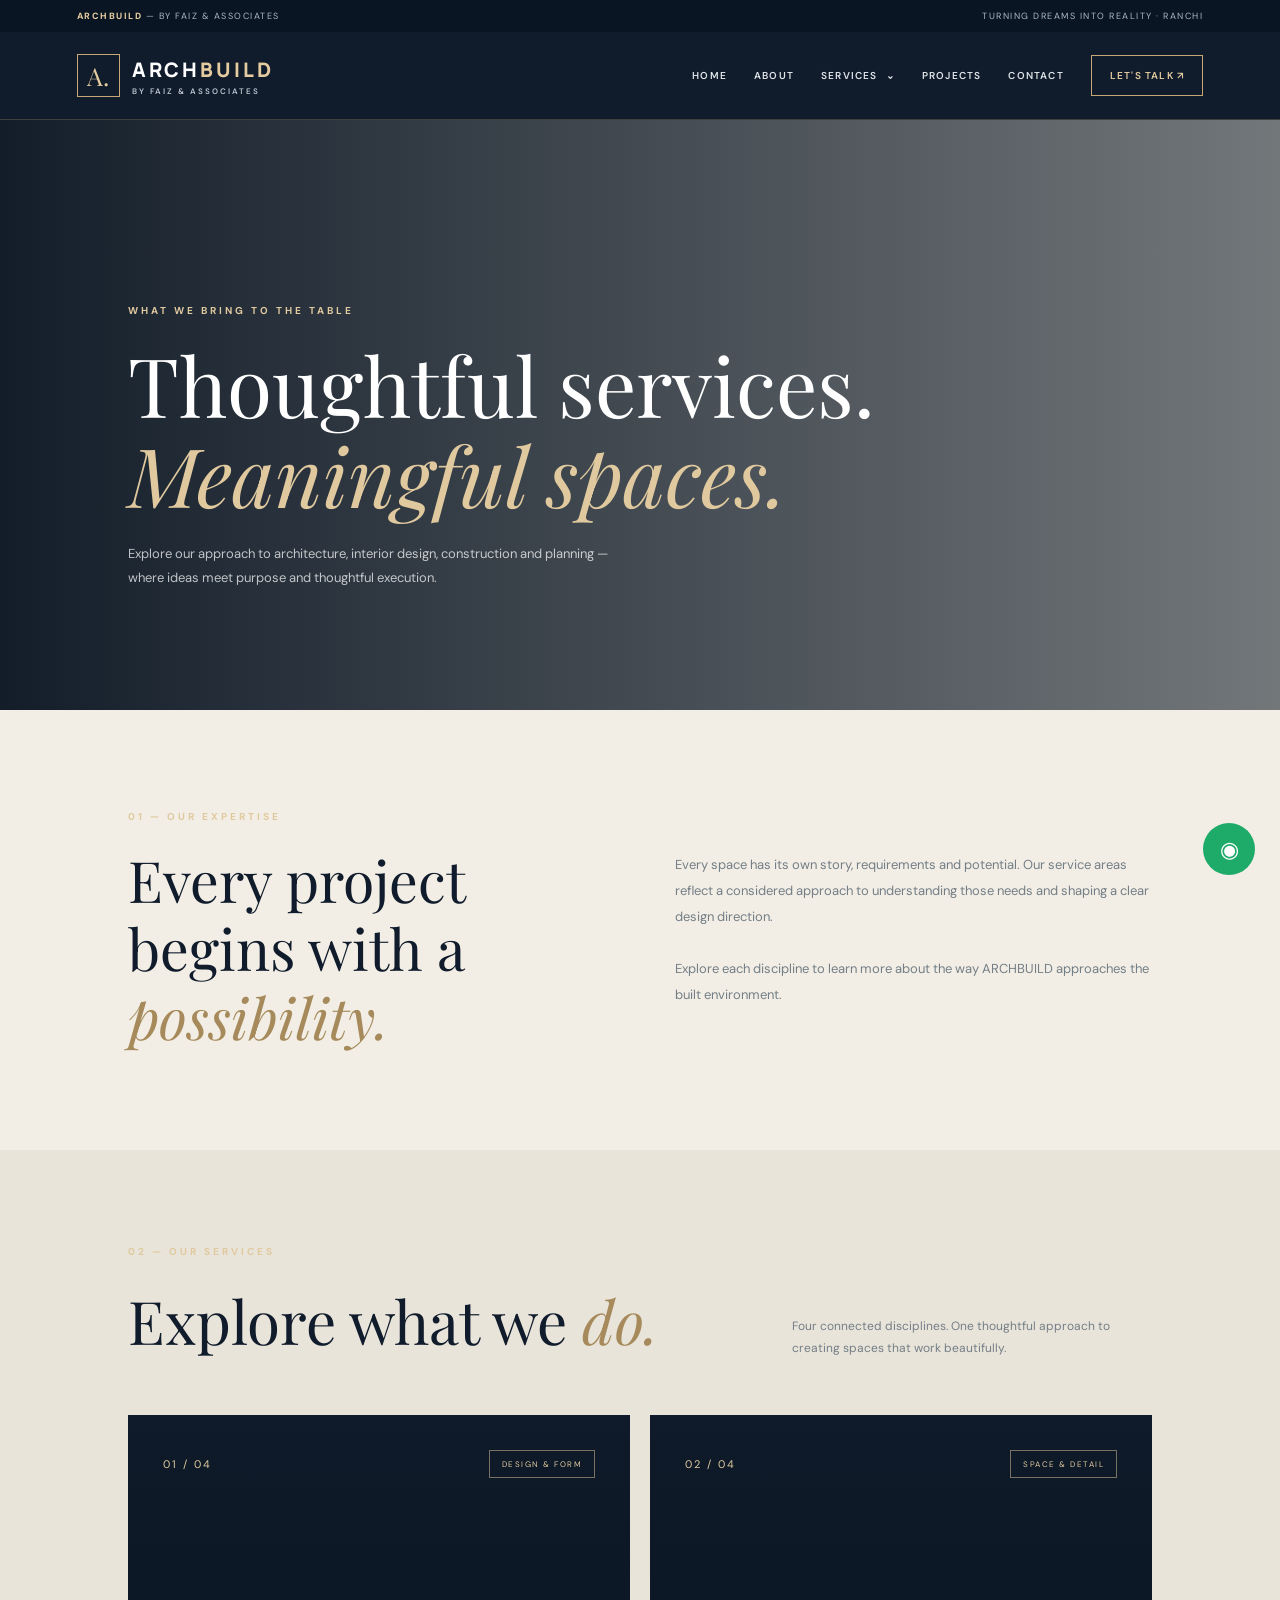
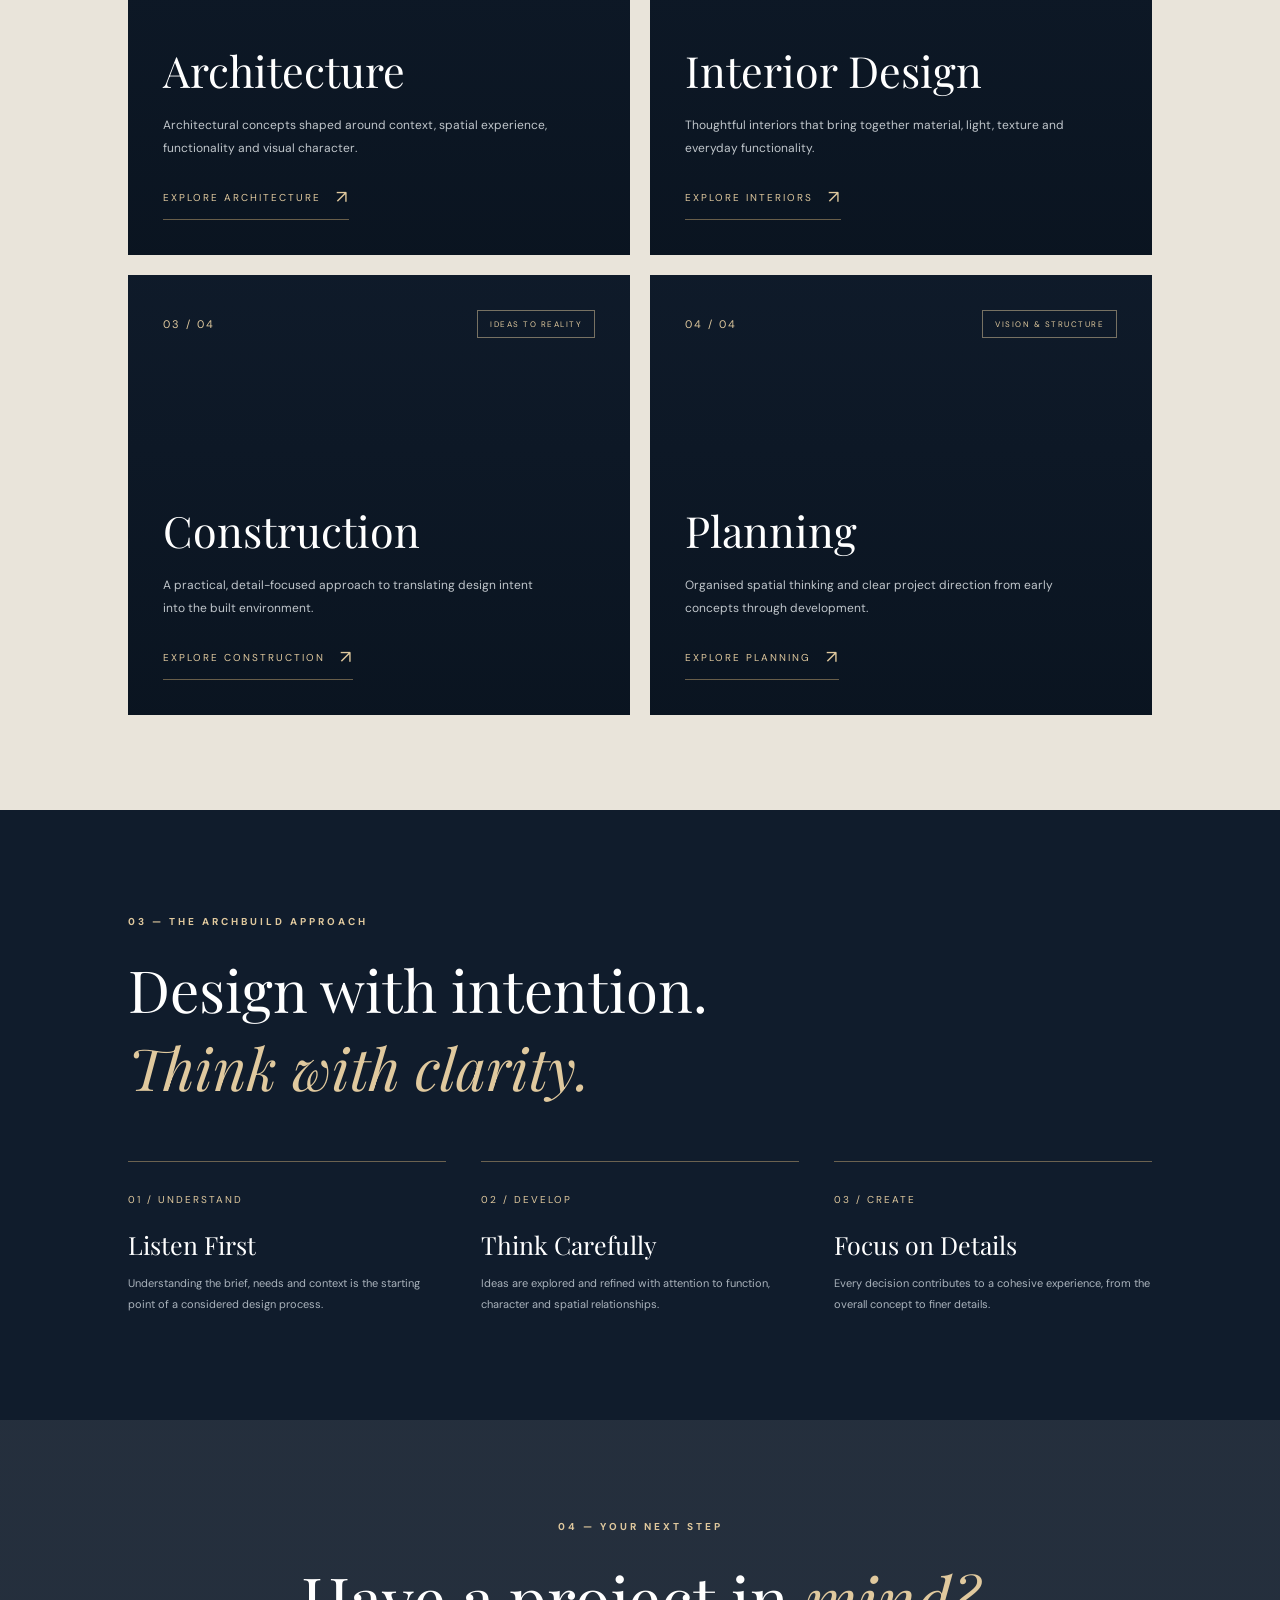
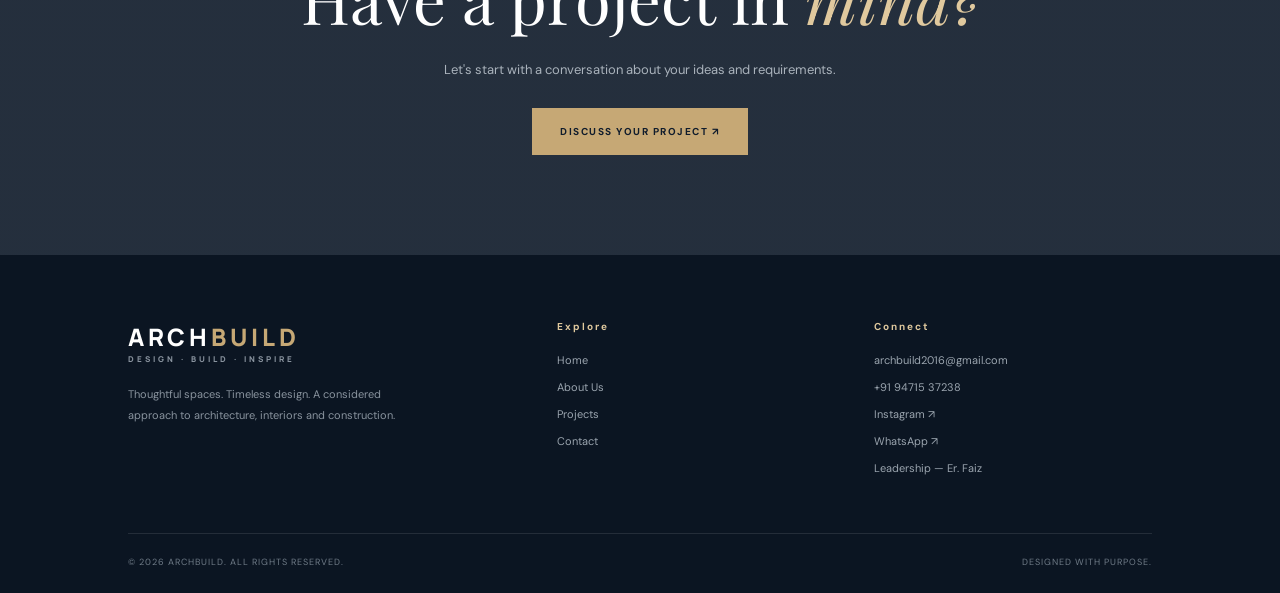
<file: services.html>
<!DOCTYPE html>
<html lang="en">
<head>
  <meta charset="UTF-8">
  <meta name="viewport" content="width=device-width, initial-scale=1.0">
  <meta name="theme-color" content="#101C2C">
  <meta name="description" content="Explore ARCHBUILD services in architecture, interior design, construction and planning.">
  <title>Our Services | ARCHBUILD</title>

  <link rel="stylesheet" href="header.css">
  <link rel="preconnect" href="https://fonts.googleapis.com">
  <link rel="preconnect" href="https://fonts.gstatic.com" crossorigin>
  <link href="https://fonts.googleapis.com/css2?family=DM+Sans:wght@400;500;600;700&family=Manrope:wght@400;500;600;700;800&family=Playfair+Display:wght@400;500;600;700&display=swap" rel="stylesheet">

  <style>
    :root {
      --navy:#101C2C;
      --navy2:#172638;
      --gold:#C6A875;
      --gold2:#E0C99E;
      --ivory:#F2EEE5;
      --stone:#E4DED2;
      --muted:#AAB3BC;
    }

    * { margin:0; padding:0; box-sizing:border-box; }
    html { scroll-behavior:smooth; }
    body { background:var(--ivory); color:var(--navy); font-family:'DM Sans',sans-serif; overflow-x:hidden; }
    a { color:inherit; text-decoration:none; }
    h1,h2,h3 { font-family:'Playfair Display',serif; font-weight:400; }

    .hero {
      min-height:590px;
      display:flex;
      align-items:center;
      padding:150px 10% 85px;
      color:white;
      background:
        linear-gradient(90deg,rgba(10,21,34,.96),rgba(10,21,34,.55)),
        url('https://images.unsplash.com/photo-1600607687939-ce8a6c25118c?auto=format&fit=crop&w=2000&q=90') center/cover;
    }
    .hero-content { max-width:760px; }
    .eyebrow,.section-label {
      color:var(--gold2);
      font-size:10px;
      letter-spacing:3px;
      text-transform:uppercase;
      font-weight:700;
      margin-bottom:22px;
    }
    .hero h1 { font-size:clamp(48px,7vw,82px); line-height:1.1; margin-bottom:22px; }
    .hero h1 em { color:var(--gold2); }
    .hero p { color:rgba(255,255,255,.72); font-size:13px; line-height:1.9; max-width:500px; }

    .intro {
      padding:100px 10%;
      display:grid;
      grid-template-columns:1fr 1fr;
      gap:70px;
      align-items:center;
    }
    .intro h2 { font-size:clamp(36px,5vw,57px); line-height:1.2; }
    .intro h2 em { color:#a68a5b; }
    .intro p { color:#737e86; font-size:13px; line-height:2; }

    .services { padding:95px 10%; background:#e9e4da; }
    .heading-row {
      display:flex;
      justify-content:space-between;
      align-items:end;
      gap:30px;
      margin-bottom:55px;
    }
    .heading-row h2 { font-size:clamp(38px,5vw,60px); }
    .heading-row h2 em { color:#a68a5b; }
    .heading-row p { color:#737e86; font-size:12px; line-height:1.9; max-width:360px; }

    .service-grid {
      display:grid;
      grid-template-columns:repeat(2,1fr);
      gap:20px;
    }
    .service-card {
      min-height:440px;
      position:relative;
      overflow:hidden;
      background:var(--navy);
      color:white;
      display:flex;
      flex-direction:column;
      justify-content:space-between;
      padding:35px;
      isolation:isolate;
    }
    .service-card::before {
      content:"";
      position:absolute;
      inset:0;
      background:var(--image) center/cover;
      opacity:.35;
      z-index:-2;
      transition:transform .7s,opacity .7s;
    }
    .service-card::after {
      content:"";
      position:absolute;
      inset:0;
      background:linear-gradient(180deg,rgba(10,20,32,.2),rgba(10,20,32,.96));
      z-index:-1;
    }
    .service-card:hover::before { transform:scale(1.07); opacity:.5; }
    .card-top { display:flex; justify-content:space-between; align-items:center; }
    .card-number { color:var(--gold2); font-size:11px; letter-spacing:2px; }
    .card-tag {
      border:1px solid rgba(224,201,158,.5);
      padding:8px 12px;
      color:var(--gold2);
      font-size:8px;
      letter-spacing:1.5px;
    }
    .service-card h3 { font-size:clamp(30px,4vw,43px); margin-bottom:15px; }
    .service-card p { color:#c0c6cb; font-size:12px; line-height:1.9; max-width:390px; margin-bottom:25px; }
    .card-link {
      display:inline-flex;
      align-items:center;
      gap:15px;
      color:var(--gold2);
      font-size:10px;
      letter-spacing:2px;
      text-transform:uppercase;
      border-bottom:1px solid rgba(198,168,117,.5);
      padding-bottom:10px;
    }
    .card-link span { font-size:18px; }

    .approach {
      padding:105px 10%;
      background:var(--navy);
      color:white;
    }
    .approach h2 { font-size:clamp(38px,5vw,58px); max-width:650px; }
    .approach h2 em { color:var(--gold2); }
    .approach-grid {
      display:grid;
      grid-template-columns:repeat(3,1fr);
      gap:35px;
      margin-top:55px;
    }
    .approach-item { border-top:1px solid rgba(198,168,117,.5); padding-top:25px; }
    .approach-item span { color:var(--gold2); font-size:10px; letter-spacing:2px; }
    .approach-item h3 { font-size:25px; margin:20px 0 12px; }
    .approach-item p { color:#aab3bc; font-size:11px; line-height:1.9; }

    .cta {
      padding:100px 10%;
      text-align:center;
      color:white;
      background:
        linear-gradient(rgba(16,28,44,.91),rgba(16,28,44,.91)),
        url('https://images.unsplash.com/photo-1600607687920-4e2a09cf159d?auto=format&fit=crop&w=1800&q=85') center/cover;
    }
    .cta h2 { font-size:clamp(38px,6vw,65px); margin-bottom:20px; }
    .cta h2 em { color:var(--gold2); }
    .cta p { color:#aab3bc; font-size:13px; margin-bottom:30px; }
    .btn {
      display:inline-block;
      background:var(--gold);
      color:var(--navy);
      padding:17px 28px;
      font-size:10px;
      font-weight:700;
      letter-spacing:1.5px;
      text-transform:uppercase;
      transition:.3s;
    }
    .btn:hover { background:var(--gold2); transform:translateY(-3px); }

    footer { background:#0b1522; color:white; padding:65px 10% 25px; }
    .footer-grid {
      display:grid;
      grid-template-columns:1.4fr 1fr 1fr;
      gap:40px;
      padding-bottom:45px;
    }
    .footer-logo { font-family:'Manrope',sans-serif; font-size:24px; font-weight:800; letter-spacing:4px; }
    .footer-logo span { color:var(--gold); }
    .footer-logo small { display:block; color:#89939e; font-size:8px; letter-spacing:3px; }
    .footer-brand p { color:#89939e; font-size:11px; line-height:1.9; max-width:270px; margin-top:20px; }
    .footer-col h4 { color:var(--gold2); font-size:10px; letter-spacing:2px; margin-bottom:20px; }
    .footer-col a { display:block; color:#9ba5af; font-size:11px; margin-bottom:13px; }
    .footer-col a:hover { color:var(--gold2); }
    .footer-bottom {
      border-top:1px solid rgba(255,255,255,.1);
      padding-top:22px;
      display:flex;
      justify-content:space-between;
      gap:20px;
      color:#6f7b87;
      font-size:9px;
      letter-spacing:1px;
    }
    .whatsapp {
      position:fixed;
      right:25px;
      bottom:25px;
      z-index:90;
      width:52px;
      height:52px;
      border-radius:50%;
      background:#1eaa68;
      color:white;
      display:grid;
      place-items:center;
      font-size:22px;
    }
    .reveal { opacity:0; transform:translateY(25px); transition:.8s; }
    .reveal.visible { opacity:1; transform:translateY(0); }

    @media(max-width:800px) {
      .hero { padding:145px 7% 80px; }
      .intro { grid-template-columns:1fr; gap:25px; padding:80px 7%; }
      .services,.approach { padding:80px 7%; }
      .heading-row { display:block; }
      .heading-row p { margin-top:20px; }
      .approach-grid { grid-template-columns:1fr 1fr; }
      .footer-grid { grid-template-columns:1fr 1fr; }
    }
    @media(max-width:520px) {
      .service-grid,.approach-grid,.footer-grid { grid-template-columns:1fr; }
      .service-card { min-height:370px; padding:27px; }
      .footer-bottom { flex-direction:column; }
      .cta { padding:80px 7%; }
    }
  </style>
</head>

<body>
  <div id="archbuild-header"></div>

  <main>
    <section class="hero">
      <div class="hero-content">
        <div class="eyebrow">What We Bring To The Table</div>
        <h1>Thoughtful services.<br><em>Meaningful spaces.</em></h1>
        <p>
          Explore our approach to architecture, interior design, construction and planning — where ideas meet purpose and thoughtful execution.
        </p>
      </div>
    </section>

    <section class="intro reveal">
      <div>
        <div class="section-label">01 — Our Expertise</div>
        <h2>Every project begins with a <em>possibility.</em></h2>
      </div>
      <p>
        Every space has its own story, requirements and potential. Our service areas reflect a considered approach to understanding those needs and shaping a clear design direction.
        <br><br>
        Explore each discipline to learn more about the way ARCHBUILD approaches the built environment.
      </p>
    </section>

    <section class="services">
      <div class="heading-row reveal">
        <div>
          <div class="section-label">02 — Our Services</div>
          <h2>Explore what we <em>do.</em></h2>
        </div>
        <p>
          Four connected disciplines. One thoughtful approach to creating spaces that work beautifully.
        </p>
      </div>

      <div class="service-grid">
        <a href="architecture.html" class="service-card reveal" style="--image:url('https://images.unsplash.com/photo-1600607687939-ce8a6c25118c?auto=format&fit=crop&w=1200&q=85')">
          <div class="card-top">
            <span class="card-number">01 / 04</span>
            <span class="card-tag">DESIGN & FORM</span>
          </div>
          <div>
            <h3>Architecture</h3>
            <p>Architectural concepts shaped around context, spatial experience, functionality and visual character.</p>
            <span class="card-link">Explore Architecture <span>↗</span></span>
          </div>
        </a>

        <a href="interior.html" class="service-card reveal" style="--image:url('https://images.unsplash.com/photo-1600210492486-724fe5c67fb0?auto=format&fit=crop&w=1200&q=85')">
          <div class="card-top">
            <span class="card-number">02 / 04</span>
            <span class="card-tag">SPACE & DETAIL</span>
          </div>
          <div>
            <h3>Interior Design</h3>
            <p>Thoughtful interiors that bring together material, light, texture and everyday functionality.</p>
            <span class="card-link">Explore Interiors <span>↗</span></span>
          </div>
        </a>

        <a href="construction.html" class="service-card reveal" style="--image:url('https://images.unsplash.com/photo-1504307651254-35680f356dfd?auto=format&fit=crop&w=1200&q=85')">
          <div class="card-top">
            <span class="card-number">03 / 04</span>
            <span class="card-tag">IDEAS TO REALITY</span>
          </div>
          <div>
            <h3>Construction</h3>
            <p>A practical, detail-focused approach to translating design intent into the built environment.</p>
            <span class="card-link">Explore Construction <span>↗</span></span>
          </div>
        </a>

        <a href="planning.html" class="service-card reveal" style="--image:url('https://images.unsplash.com/photo-1503387762-592deb58ef4e?auto=format&fit=crop&w=1200&q=85')">
          <div class="card-top">
            <span class="card-number">04 / 04</span>
            <span class="card-tag">VISION & STRUCTURE</span>
          </div>
          <div>
            <h3>Planning</h3>
            <p>Organised spatial thinking and clear project direction from early concepts through development.</p>
            <span class="card-link">Explore Planning <span>↗</span></span>
          </div>
        </a>
      </div>
    </section>

    <section class="approach">
      <div class="reveal">
        <div class="section-label">03 — The ARCHBUILD Approach</div>
        <h2>Design with intention.<br><em>Think with clarity.</em></h2>
      </div>

      <div class="approach-grid">
        <div class="approach-item reveal">
          <span>01 / UNDERSTAND</span>
          <h3>Listen First</h3>
          <p>Understanding the brief, needs and context is the starting point of a considered design process.</p>
        </div>
        <div class="approach-item reveal">
          <span>02 / DEVELOP</span>
          <h3>Think Carefully</h3>
          <p>Ideas are explored and refined with attention to function, character and spatial relationships.</p>
        </div>
        <div class="approach-item reveal">
          <span>03 / CREATE</span>
          <h3>Focus on Details</h3>
          <p>Every decision contributes to a cohesive experience, from the overall concept to finer details.</p>
        </div>
      </div>
    </section>

    <section class="cta reveal">
      <div class="section-label">04 — Your Next Step</div>
      <h2>Have a project in <em>mind?</em></h2>
      <p>Let's start with a conversation about your ideas and requirements.</p>
      <a href="contact.html" class="btn">Discuss Your Project ↗</a>
    </section>
  </main>

  <footer>
    <div class="footer-grid">
      <div class="footer-brand">
        <a href="index.html" class="footer-logo">ARCH<span>BUILD</span><small>DESIGN · BUILD · INSPIRE</small></a>
        <p>Thoughtful spaces. Timeless design. A considered approach to architecture, interiors and construction.</p>
      </div>
      <div class="footer-col">
        <h4>Explore</h4>
        <a href="index.html">Home</a>
        <a href="about.html">About Us</a>
        <a href="projects.html">Projects</a>
        <a href="contact.html">Contact</a>
      </div>
      <div class="footer-col">
        <h4>Connect</h4>
        <a href="mailto:archbuild2016@gmail.com">archbuild2016@gmail.com</a>
        <a href="tel:+919471537238">+91 94715 37238</a>
        <a href="https://www.instagram.com/archbuild2016/" target="_blank" rel="noopener">Instagram ↗</a>
        <a href="https://wa.me/919471537238" target="_blank" rel="noopener">WhatsApp ↗</a>
        <a href="about.html">Leadership — Er. Faiz</a>
      </div>
    </div>
    <div class="footer-bottom">
      <span>© <span id="year"></span> ARCHBUILD. ALL RIGHTS RESERVED.</span>
      <span>DESIGNED WITH PURPOSE.</span>
    </div>
  </footer>

  <a class="whatsapp" href="https://wa.me/919471537238" target="_blank" rel="noopener" aria-label="Chat on WhatsApp">◉</a>

  <script src="header.js"></script>
  <script>
    document.getElementById('year').textContent = new Date().getFullYear();

    const observer = new IntersectionObserver(entries => {
      entries.forEach(entry => {
        if (entry.isIntersecting) {
          entry.target.classList.add('visible');
          observer.unobserve(entry.target);
        }
      });
    }, { threshold: 0.12 });

    document.querySelectorAll('.reveal').forEach(element => observer.observe(element));
  </script>
</body>
</html>
</file>
<file: header.css>
.ab-topbar {
  background: #091522;
  color: #aeb8c3;
  padding: 10px 6%;
  display: flex;
  justify-content: space-between;
  align-items: center;
  gap: 15px;
  font-family: 'DM Sans', sans-serif;
  font-size: 9px;
  letter-spacing: 1.5px;
}

.ab-topbar strong {
  color: #e4cca0;
  font-weight: 800;
}

.ab-header {
  position: relative;
  z-index: 1000;
  width: 100%;
  min-height: 88px;
  padding: 17px 6%;
  display: flex;
  justify-content: space-between;
  align-items: center;
  background: #101c2c;
  border-bottom: 1px solid rgba(198,168,117,.25);
  font-family: 'DM Sans', sans-serif;
}

.ab-brand {
  display: flex;
  align-items: center;
  gap: 12px;
  text-decoration: none;
}

.ab-brand-mark {
  width: 43px;
  height: 43px;
  display: grid;
  place-items: center;
  border: 1px solid #c6a875;
  color: #e4cca0;
  font-family: 'Playfair Display', serif;
  font-size: 25px;
}

.ab-brand-text {
  color: #fff;
  font-family: 'Manrope', sans-serif;
  font-size: 20px;
  font-weight: 800;
  letter-spacing: 3px;
}

.ab-brand-text span {
  color: #e4cca0;
}

.ab-brand-text small {
  display: block;
  margin-top: 3px;
  color: #bdc5ce;
  font-family: 'DM Sans', sans-serif;
  font-size: 8px;
  font-weight: 600;
  letter-spacing: 2px;
}

.ab-nav {
  display: flex;
  align-items: center;
  gap: 27px;
}

.ab-nav > a,
.ab-dropdown > button {
  padding: 10px 0;
  color: #e0e5e9;
  background: none;
  border: 0;
  font-family: 'DM Sans', sans-serif;
  font-size: 10px;
  font-weight: 600;
  letter-spacing: 1.2px;
  text-transform: uppercase;
  text-decoration: none;
  cursor: pointer;
  transition: .25s;
}

.ab-nav > a:hover,
.ab-dropdown > button:hover {
  color: #e4cca0;
}

.ab-dropdown {
  position: relative;
}

.ab-dropdown > button {
  display: flex;
  align-items: center;
  gap: 8px;
}

.ab-dropdown-menu {
  position: absolute;
  top: 38px;
  left: -15px;
  width: 255px;
  padding: 10px;
  background: #17283c;
  border: 1px solid rgba(198,168,117,.35);
  box-shadow: 0 18px 40px #0004;
  opacity: 0;
  visibility: hidden;
  transform: translateY(8px);
  transition: .25s;
}

.ab-dropdown:hover .ab-dropdown-menu,
.ab-dropdown.ab-dropdown-open .ab-dropdown-menu {
  opacity: 1;
  visibility: visible;
  transform: translateY(0);
}

.ab-dropdown-menu a {
  display: block;
  padding: 13px 12px;
  color: #d7dce0;
  border-bottom: 1px solid #ffffff12;
  font-size: 11px;
  text-decoration: none;
  transition: .2s;
}

.ab-dropdown-menu a:last-child {
  border-bottom: 0;
}

.ab-dropdown-menu a:hover {
  color: #e4cca0;
  background: #ffffff08;
}

.ab-nav > .ab-nav-cta {
  padding: 13px 18px;
  border: 1px solid #c6a875;
  color: #e4cca0;
}

.ab-nav > .ab-nav-cta:hover {
  color: #101c2c;
  background: #c6a875;
}

.ab-menu-toggle {
  display: none;
  padding: 5px;
  color: #fff;
  background: transparent;
  border: 0;
  font-size: 28px;
  cursor: pointer;
}

@media (max-width: 1000px) {
  .ab-nav {
    gap: 15px;
  }

  .ab-nav > a,
  .ab-dropdown > button {
    font-size: 9px;
  }
}

@media (max-width: 800px) {
  .ab-topbar {
    justify-content: center;
    text-align: center;
    font-size: 8px;
  }

  .ab-topbar span:last-child {
    display: none;
  }

  .ab-header {
    min-height: 76px;
    padding: 15px 6%;
  }

  .ab-menu-toggle {
    display: block;
  }

  .ab-nav {
    display: none;
    position: absolute;
    top: 100%;
    left: 0;
    width: 100%;
    padding: 12px 6% 24px;
    background: #101c2c;
    flex-direction: column;
    align-items: stretch;
    gap: 0;
    border-top: 1px solid #ffffff15;
  }

  .ab-nav.ab-nav-open {
    display: flex;
  }

  .ab-nav > a,
  .ab-dropdown > button {
    display: block;
    width: 100%;
    padding: 15px 0;
    text-align: left;
    font-size: 11px;
    border-bottom: 1px solid #ffffff12;
  }

  .ab-dropdown > button {
    display: flex;
    justify-content: space-between;
  }

  .ab-dropdown-menu {
    position: static;
    display: none;
    width: 100%;
    margin-top: 8px;
    opacity: 1;
    visibility: visible;
    transform: none;
    box-shadow: none;
  }

  .ab-dropdown.ab-dropdown-open .ab-dropdown-menu {
    display: block;
  }

  .ab-nav > .ab-nav-cta {
    margin-top: 14px;
    text-align: center;
  }
}

@media (max-width: 420px) {
  .ab-brand-text {
    font-size: 17px;
    letter-spacing: 2px;
  }

  .ab-brand-mark {
    width: 38px;
    height: 38px;
  }
}
</file>
